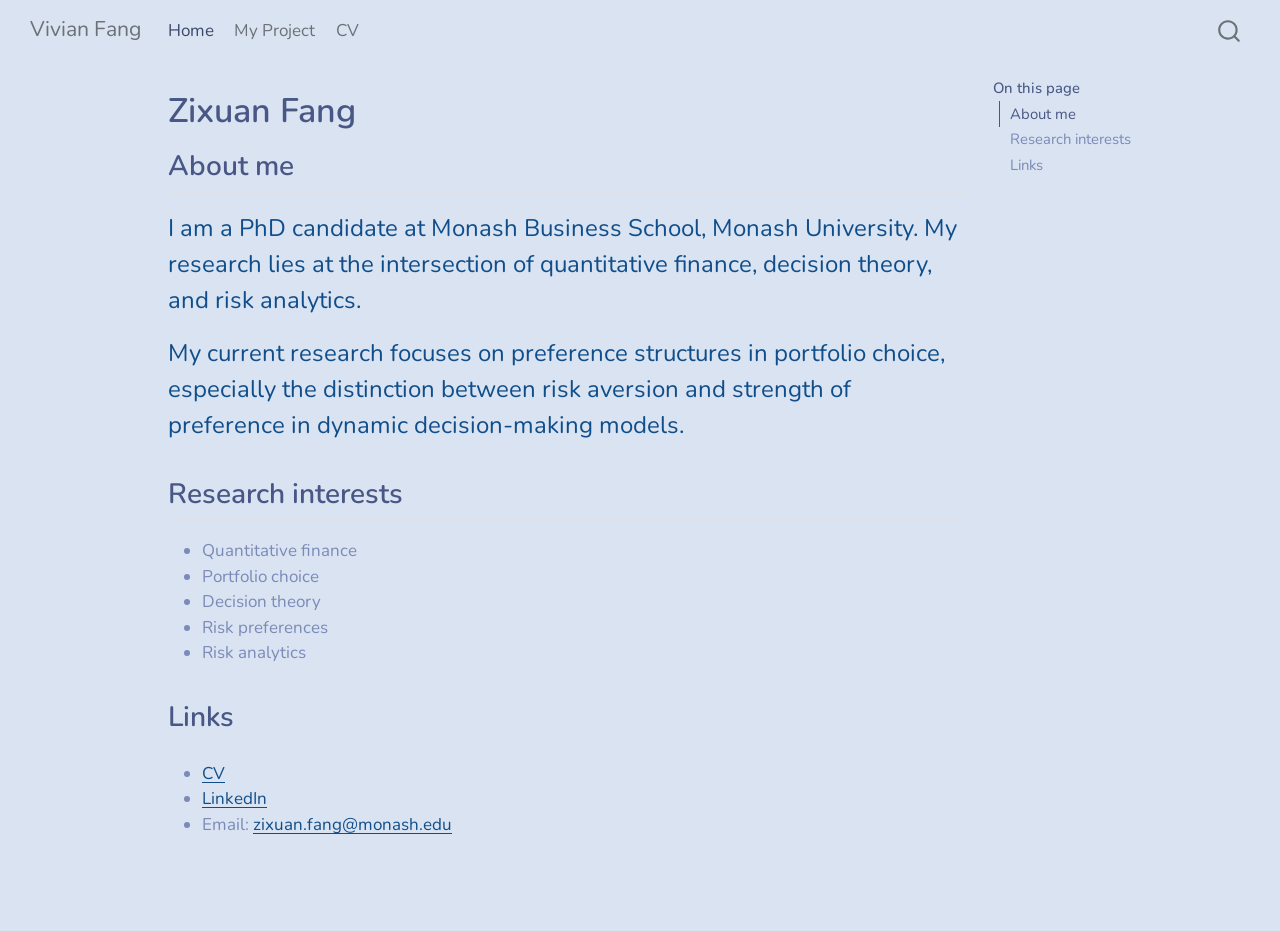
<file: index.html>
<!DOCTYPE html>
<html xmlns="http://www.w3.org/1999/xhtml" lang="en" xml:lang="en"><head>

<meta charset="utf-8">
<meta name="generator" content="quarto-1.4.555">

<meta name="viewport" content="width=device-width, initial-scale=1.0, user-scalable=yes">


<title>Vivian Fang - Zixuan Fang</title>
<style>
code{white-space: pre-wrap;}
span.smallcaps{font-variant: small-caps;}
div.columns{display: flex; gap: min(4vw, 1.5em);}
div.column{flex: auto; overflow-x: auto;}
div.hanging-indent{margin-left: 1.5em; text-indent: -1.5em;}
ul.task-list{list-style: none;}
ul.task-list li input[type="checkbox"] {
  width: 0.8em;
  margin: 0 0.8em 0.2em -1em; /* quarto-specific, see https://github.com/quarto-dev/quarto-cli/issues/4556 */ 
  vertical-align: middle;
}
</style>


<script src="site_libs/quarto-nav/quarto-nav.js"></script>
<script src="site_libs/quarto-nav/headroom.min.js"></script>
<script src="site_libs/clipboard/clipboard.min.js"></script>
<script src="site_libs/quarto-search/autocomplete.umd.js"></script>
<script src="site_libs/quarto-search/fuse.min.js"></script>
<script src="site_libs/quarto-search/quarto-search.js"></script>
<meta name="quarto:offset" content="./">
<script src="site_libs/quarto-html/quarto.js"></script>
<script src="site_libs/quarto-html/popper.min.js"></script>
<script src="site_libs/quarto-html/tippy.umd.min.js"></script>
<script src="site_libs/quarto-html/anchor.min.js"></script>
<link href="site_libs/quarto-html/tippy.css" rel="stylesheet">
<link href="site_libs/quarto-html/quarto-syntax-highlighting.css" rel="stylesheet" id="quarto-text-highlighting-styles">
<script src="site_libs/bootstrap/bootstrap.min.js"></script>
<link href="site_libs/bootstrap/bootstrap-icons.css" rel="stylesheet">
<link href="site_libs/bootstrap/bootstrap.min.css" rel="stylesheet" id="quarto-bootstrap" data-mode="light">
<script id="quarto-search-options" type="application/json">{
  "location": "navbar",
  "copy-button": false,
  "collapse-after": 3,
  "panel-placement": "end",
  "type": "overlay",
  "limit": 50,
  "keyboard-shortcut": [
    "f",
    "/",
    "s"
  ],
  "show-item-context": false,
  "language": {
    "search-no-results-text": "No results",
    "search-matching-documents-text": "matching documents",
    "search-copy-link-title": "Copy link to search",
    "search-hide-matches-text": "Hide additional matches",
    "search-more-match-text": "more match in this document",
    "search-more-matches-text": "more matches in this document",
    "search-clear-button-title": "Clear",
    "search-text-placeholder": "",
    "search-detached-cancel-button-title": "Cancel",
    "search-submit-button-title": "Submit",
    "search-label": "Search"
  }
}</script>


<link rel="stylesheet" href="styles.css">
</head>

<body class="nav-fixed">

<div id="quarto-search-results"></div>
  <header id="quarto-header" class="headroom fixed-top">
    <nav class="navbar navbar-expand-lg " data-bs-theme="dark">
      <div class="navbar-container container-fluid">
      <div class="navbar-brand-container mx-auto">
    <a class="navbar-brand" href="./index.html">
    <span class="navbar-title">Vivian Fang</span>
    </a>
  </div>
            <div id="quarto-search" class="" title="Search"></div>
          <button class="navbar-toggler" type="button" data-bs-toggle="collapse" data-bs-target="#navbarCollapse" aria-controls="navbarCollapse" aria-expanded="false" aria-label="Toggle navigation" onclick="if (window.quartoToggleHeadroom) { window.quartoToggleHeadroom(); }">
  <span class="navbar-toggler-icon"></span>
</button>
          <div class="collapse navbar-collapse" id="navbarCollapse">
            <ul class="navbar-nav navbar-nav-scroll me-auto">
  <li class="nav-item">
    <a class="nav-link active" href="./index.html" aria-current="page"> 
<span class="menu-text">Home</span></a>
  </li>  
  <li class="nav-item">
    <a class="nav-link" href="./My Project.html"> 
<span class="menu-text">My Project</span></a>
  </li>  
  <li class="nav-item">
    <a class="nav-link" href="./cv.html"> 
<span class="menu-text">CV</span></a>
  </li>  
</ul>
          </div> <!-- /navcollapse -->
          <div class="quarto-navbar-tools">
</div>
      </div> <!-- /container-fluid -->
    </nav>
</header>
<!-- content -->
<div id="quarto-content" class="quarto-container page-columns page-rows-contents page-layout-article page-navbar">
<!-- sidebar -->
<!-- margin-sidebar -->
    <div id="quarto-margin-sidebar" class="sidebar margin-sidebar">
        <nav id="TOC" role="doc-toc" class="toc-active">
    <h2 id="toc-title">On this page</h2>
   
  <ul>
  <li><a href="#about-me" id="toc-about-me" class="nav-link active" data-scroll-target="#about-me">About me</a></li>
  <li><a href="#research-interests" id="toc-research-interests" class="nav-link" data-scroll-target="#research-interests">Research interests</a></li>
  <li><a href="#links" id="toc-links" class="nav-link" data-scroll-target="#links">Links</a></li>
  </ul>
</nav>
    </div>
<!-- main -->
<main class="content" id="quarto-document-content">

<header id="title-block-header" class="quarto-title-block default">
<div class="quarto-title">
<h1 class="title">Zixuan Fang</h1>
</div>



<div class="quarto-title-meta">

    
  
    
  </div>
  


</header>


<section id="about-me" class="level2">
<h2 class="anchored" data-anchor-id="about-me">About me</h2>
<p>I am a PhD candidate at Monash Business School, Monash University. My research lies at the intersection of quantitative finance, decision theory, and risk analytics.</p>
<p>My current research focuses on preference structures in portfolio choice, especially the distinction between risk aversion and strength of preference in dynamic decision-making models.</p>
</section>
<section id="research-interests" class="level2">
<h2 class="anchored" data-anchor-id="research-interests">Research interests</h2>
<ul>
<li>Quantitative finance</li>
<li>Portfolio choice</li>
<li>Decision theory</li>
<li>Risk preferences</li>
<li>Risk analytics</li>
</ul>
</section>
<section id="links" class="level2">
<h2 class="anchored" data-anchor-id="links">Links</h2>
<ul>
<li><a href="./cv.html">CV</a></li>
<li><a href="https://www.linkedin.com/in/zixuan-fang-4b626a414/">LinkedIn</a></li>
<li>Email: <a href="mailto:zixuan.fang@monash.edu">zixuan.fang@monash.edu</a></li>
</ul>


</section>

</main> <!-- /main -->
<script id="quarto-html-after-body" type="application/javascript">
window.document.addEventListener("DOMContentLoaded", function (event) {
  const toggleBodyColorMode = (bsSheetEl) => {
    const mode = bsSheetEl.getAttribute("data-mode");
    const bodyEl = window.document.querySelector("body");
    if (mode === "dark") {
      bodyEl.classList.add("quarto-dark");
      bodyEl.classList.remove("quarto-light");
    } else {
      bodyEl.classList.add("quarto-light");
      bodyEl.classList.remove("quarto-dark");
    }
  }
  const toggleBodyColorPrimary = () => {
    const bsSheetEl = window.document.querySelector("link#quarto-bootstrap");
    if (bsSheetEl) {
      toggleBodyColorMode(bsSheetEl);
    }
  }
  toggleBodyColorPrimary();  
  const icon = "";
  const anchorJS = new window.AnchorJS();
  anchorJS.options = {
    placement: 'right',
    icon: icon
  };
  anchorJS.add('.anchored');
  const isCodeAnnotation = (el) => {
    for (const clz of el.classList) {
      if (clz.startsWith('code-annotation-')) {                     
        return true;
      }
    }
    return false;
  }
  const clipboard = new window.ClipboardJS('.code-copy-button', {
    text: function(trigger) {
      const codeEl = trigger.previousElementSibling.cloneNode(true);
      for (const childEl of codeEl.children) {
        if (isCodeAnnotation(childEl)) {
          childEl.remove();
        }
      }
      return codeEl.innerText;
    }
  });
  clipboard.on('success', function(e) {
    // button target
    const button = e.trigger;
    // don't keep focus
    button.blur();
    // flash "checked"
    button.classList.add('code-copy-button-checked');
    var currentTitle = button.getAttribute("title");
    button.setAttribute("title", "Copied!");
    let tooltip;
    if (window.bootstrap) {
      button.setAttribute("data-bs-toggle", "tooltip");
      button.setAttribute("data-bs-placement", "left");
      button.setAttribute("data-bs-title", "Copied!");
      tooltip = new bootstrap.Tooltip(button, 
        { trigger: "manual", 
          customClass: "code-copy-button-tooltip",
          offset: [0, -8]});
      tooltip.show();    
    }
    setTimeout(function() {
      if (tooltip) {
        tooltip.hide();
        button.removeAttribute("data-bs-title");
        button.removeAttribute("data-bs-toggle");
        button.removeAttribute("data-bs-placement");
      }
      button.setAttribute("title", currentTitle);
      button.classList.remove('code-copy-button-checked');
    }, 1000);
    // clear code selection
    e.clearSelection();
  });
    var localhostRegex = new RegExp(/^(?:http|https):\/\/localhost\:?[0-9]*\//);
    var mailtoRegex = new RegExp(/^mailto:/);
      var filterRegex = new RegExp("https:\/\/vivianasa\.github\.io\/");
    var isInternal = (href) => {
        return filterRegex.test(href) || localhostRegex.test(href) || mailtoRegex.test(href);
    }
    // Inspect non-navigation links and adorn them if external
 	var links = window.document.querySelectorAll('a[href]:not(.nav-link):not(.navbar-brand):not(.toc-action):not(.sidebar-link):not(.sidebar-item-toggle):not(.pagination-link):not(.no-external):not([aria-hidden]):not(.dropdown-item):not(.quarto-navigation-tool)');
    for (var i=0; i<links.length; i++) {
      const link = links[i];
      if (!isInternal(link.href)) {
        // undo the damage that might have been done by quarto-nav.js in the case of
        // links that we want to consider external
        if (link.dataset.originalHref !== undefined) {
          link.href = link.dataset.originalHref;
        }
      }
    }
  function tippyHover(el, contentFn, onTriggerFn, onUntriggerFn) {
    const config = {
      allowHTML: true,
      maxWidth: 500,
      delay: 100,
      arrow: false,
      appendTo: function(el) {
          return el.parentElement;
      },
      interactive: true,
      interactiveBorder: 10,
      theme: 'quarto',
      placement: 'bottom-start',
    };
    if (contentFn) {
      config.content = contentFn;
    }
    if (onTriggerFn) {
      config.onTrigger = onTriggerFn;
    }
    if (onUntriggerFn) {
      config.onUntrigger = onUntriggerFn;
    }
    window.tippy(el, config); 
  }
  const noterefs = window.document.querySelectorAll('a[role="doc-noteref"]');
  for (var i=0; i<noterefs.length; i++) {
    const ref = noterefs[i];
    tippyHover(ref, function() {
      // use id or data attribute instead here
      let href = ref.getAttribute('data-footnote-href') || ref.getAttribute('href');
      try { href = new URL(href).hash; } catch {}
      const id = href.replace(/^#\/?/, "");
      const note = window.document.getElementById(id);
      if (note) {
        return note.innerHTML;
      } else {
        return "";
      }
    });
  }
  const xrefs = window.document.querySelectorAll('a.quarto-xref');
  const processXRef = (id, note) => {
    // Strip column container classes
    const stripColumnClz = (el) => {
      el.classList.remove("page-full", "page-columns");
      if (el.children) {
        for (const child of el.children) {
          stripColumnClz(child);
        }
      }
    }
    stripColumnClz(note)
    if (id === null || id.startsWith('sec-')) {
      // Special case sections, only their first couple elements
      const container = document.createElement("div");
      if (note.children && note.children.length > 2) {
        container.appendChild(note.children[0].cloneNode(true));
        for (let i = 1; i < note.children.length; i++) {
          const child = note.children[i];
          if (child.tagName === "P" && child.innerText === "") {
            continue;
          } else {
            container.appendChild(child.cloneNode(true));
            break;
          }
        }
        if (window.Quarto?.typesetMath) {
          window.Quarto.typesetMath(container);
        }
        return container.innerHTML
      } else {
        if (window.Quarto?.typesetMath) {
          window.Quarto.typesetMath(note);
        }
        return note.innerHTML;
      }
    } else {
      // Remove any anchor links if they are present
      const anchorLink = note.querySelector('a.anchorjs-link');
      if (anchorLink) {
        anchorLink.remove();
      }
      if (window.Quarto?.typesetMath) {
        window.Quarto.typesetMath(note);
      }
      // TODO in 1.5, we should make sure this works without a callout special case
      if (note.classList.contains("callout")) {
        return note.outerHTML;
      } else {
        return note.innerHTML;
      }
    }
  }
  for (var i=0; i<xrefs.length; i++) {
    const xref = xrefs[i];
    tippyHover(xref, undefined, function(instance) {
      instance.disable();
      let url = xref.getAttribute('href');
      let hash = undefined; 
      if (url.startsWith('#')) {
        hash = url;
      } else {
        try { hash = new URL(url).hash; } catch {}
      }
      if (hash) {
        const id = hash.replace(/^#\/?/, "");
        const note = window.document.getElementById(id);
        if (note !== null) {
          try {
            const html = processXRef(id, note.cloneNode(true));
            instance.setContent(html);
          } finally {
            instance.enable();
            instance.show();
          }
        } else {
          // See if we can fetch this
          fetch(url.split('#')[0])
          .then(res => res.text())
          .then(html => {
            const parser = new DOMParser();
            const htmlDoc = parser.parseFromString(html, "text/html");
            const note = htmlDoc.getElementById(id);
            if (note !== null) {
              const html = processXRef(id, note);
              instance.setContent(html);
            } 
          }).finally(() => {
            instance.enable();
            instance.show();
          });
        }
      } else {
        // See if we can fetch a full url (with no hash to target)
        // This is a special case and we should probably do some content thinning / targeting
        fetch(url)
        .then(res => res.text())
        .then(html => {
          const parser = new DOMParser();
          const htmlDoc = parser.parseFromString(html, "text/html");
          const note = htmlDoc.querySelector('main.content');
          if (note !== null) {
            // This should only happen for chapter cross references
            // (since there is no id in the URL)
            // remove the first header
            if (note.children.length > 0 && note.children[0].tagName === "HEADER") {
              note.children[0].remove();
            }
            const html = processXRef(null, note);
            instance.setContent(html);
          } 
        }).finally(() => {
          instance.enable();
          instance.show();
        });
      }
    }, function(instance) {
    });
  }
      let selectedAnnoteEl;
      const selectorForAnnotation = ( cell, annotation) => {
        let cellAttr = 'data-code-cell="' + cell + '"';
        let lineAttr = 'data-code-annotation="' +  annotation + '"';
        const selector = 'span[' + cellAttr + '][' + lineAttr + ']';
        return selector;
      }
      const selectCodeLines = (annoteEl) => {
        const doc = window.document;
        const targetCell = annoteEl.getAttribute("data-target-cell");
        const targetAnnotation = annoteEl.getAttribute("data-target-annotation");
        const annoteSpan = window.document.querySelector(selectorForAnnotation(targetCell, targetAnnotation));
        const lines = annoteSpan.getAttribute("data-code-lines").split(",");
        const lineIds = lines.map((line) => {
          return targetCell + "-" + line;
        })
        let top = null;
        let height = null;
        let parent = null;
        if (lineIds.length > 0) {
            //compute the position of the single el (top and bottom and make a div)
            const el = window.document.getElementById(lineIds[0]);
            top = el.offsetTop;
            height = el.offsetHeight;
            parent = el.parentElement.parentElement;
          if (lineIds.length > 1) {
            const lastEl = window.document.getElementById(lineIds[lineIds.length - 1]);
            const bottom = lastEl.offsetTop + lastEl.offsetHeight;
            height = bottom - top;
          }
          if (top !== null && height !== null && parent !== null) {
            // cook up a div (if necessary) and position it 
            let div = window.document.getElementById("code-annotation-line-highlight");
            if (div === null) {
              div = window.document.createElement("div");
              div.setAttribute("id", "code-annotation-line-highlight");
              div.style.position = 'absolute';
              parent.appendChild(div);
            }
            div.style.top = top - 2 + "px";
            div.style.height = height + 4 + "px";
            div.style.left = 0;
            let gutterDiv = window.document.getElementById("code-annotation-line-highlight-gutter");
            if (gutterDiv === null) {
              gutterDiv = window.document.createElement("div");
              gutterDiv.setAttribute("id", "code-annotation-line-highlight-gutter");
              gutterDiv.style.position = 'absolute';
              const codeCell = window.document.getElementById(targetCell);
              const gutter = codeCell.querySelector('.code-annotation-gutter');
              gutter.appendChild(gutterDiv);
            }
            gutterDiv.style.top = top - 2 + "px";
            gutterDiv.style.height = height + 4 + "px";
          }
          selectedAnnoteEl = annoteEl;
        }
      };
      const unselectCodeLines = () => {
        const elementsIds = ["code-annotation-line-highlight", "code-annotation-line-highlight-gutter"];
        elementsIds.forEach((elId) => {
          const div = window.document.getElementById(elId);
          if (div) {
            div.remove();
          }
        });
        selectedAnnoteEl = undefined;
      };
        // Handle positioning of the toggle
    window.addEventListener(
      "resize",
      throttle(() => {
        elRect = undefined;
        if (selectedAnnoteEl) {
          selectCodeLines(selectedAnnoteEl);
        }
      }, 10)
    );
    function throttle(fn, ms) {
    let throttle = false;
    let timer;
      return (...args) => {
        if(!throttle) { // first call gets through
            fn.apply(this, args);
            throttle = true;
        } else { // all the others get throttled
            if(timer) clearTimeout(timer); // cancel #2
            timer = setTimeout(() => {
              fn.apply(this, args);
              timer = throttle = false;
            }, ms);
        }
      };
    }
      // Attach click handler to the DT
      const annoteDls = window.document.querySelectorAll('dt[data-target-cell]');
      for (const annoteDlNode of annoteDls) {
        annoteDlNode.addEventListener('click', (event) => {
          const clickedEl = event.target;
          if (clickedEl !== selectedAnnoteEl) {
            unselectCodeLines();
            const activeEl = window.document.querySelector('dt[data-target-cell].code-annotation-active');
            if (activeEl) {
              activeEl.classList.remove('code-annotation-active');
            }
            selectCodeLines(clickedEl);
            clickedEl.classList.add('code-annotation-active');
          } else {
            // Unselect the line
            unselectCodeLines();
            clickedEl.classList.remove('code-annotation-active');
          }
        });
      }
  const findCites = (el) => {
    const parentEl = el.parentElement;
    if (parentEl) {
      const cites = parentEl.dataset.cites;
      if (cites) {
        return {
          el,
          cites: cites.split(' ')
        };
      } else {
        return findCites(el.parentElement)
      }
    } else {
      return undefined;
    }
  };
  var bibliorefs = window.document.querySelectorAll('a[role="doc-biblioref"]');
  for (var i=0; i<bibliorefs.length; i++) {
    const ref = bibliorefs[i];
    const citeInfo = findCites(ref);
    if (citeInfo) {
      tippyHover(citeInfo.el, function() {
        var popup = window.document.createElement('div');
        citeInfo.cites.forEach(function(cite) {
          var citeDiv = window.document.createElement('div');
          citeDiv.classList.add('hanging-indent');
          citeDiv.classList.add('csl-entry');
          var biblioDiv = window.document.getElementById('ref-' + cite);
          if (biblioDiv) {
            citeDiv.innerHTML = biblioDiv.innerHTML;
          }
          popup.appendChild(citeDiv);
        });
        return popup.innerHTML;
      });
    }
  }
});
</script>
</div> <!-- /content -->




</body></html>
</file>
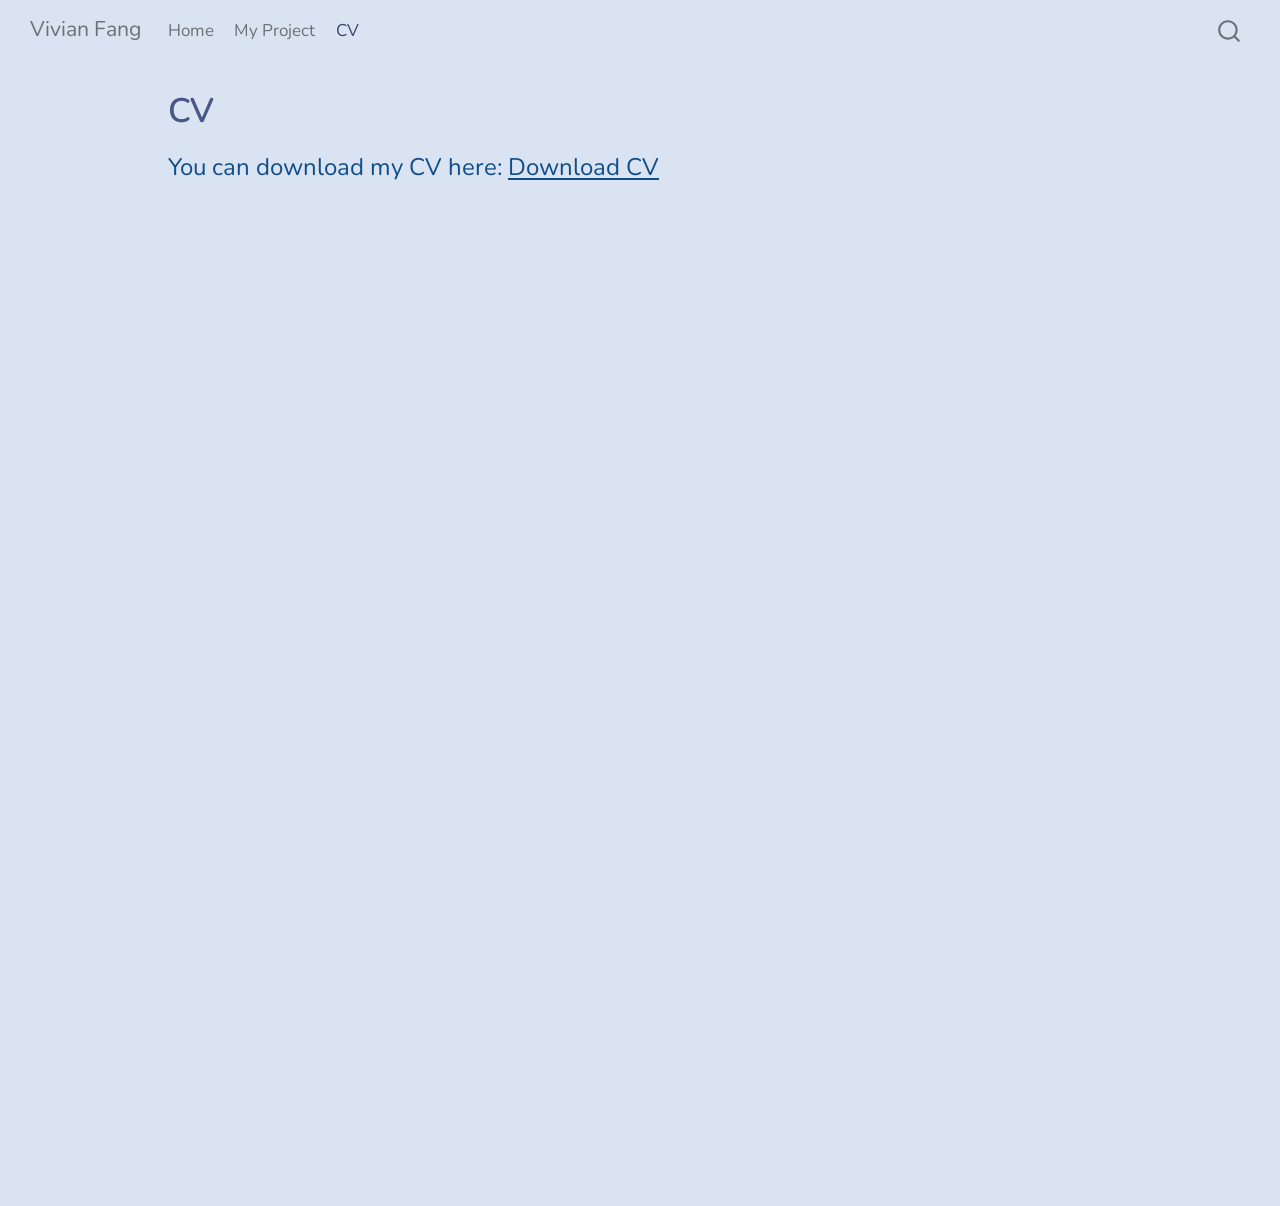
<file: cv.html>
<!DOCTYPE html>
<html xmlns="http://www.w3.org/1999/xhtml" lang="en" xml:lang="en"><head>

<meta charset="utf-8">
<meta name="generator" content="quarto-1.4.555">

<meta name="viewport" content="width=device-width, initial-scale=1.0, user-scalable=yes">


<title>Vivian Fang - CV</title>
<style>
code{white-space: pre-wrap;}
span.smallcaps{font-variant: small-caps;}
div.columns{display: flex; gap: min(4vw, 1.5em);}
div.column{flex: auto; overflow-x: auto;}
div.hanging-indent{margin-left: 1.5em; text-indent: -1.5em;}
ul.task-list{list-style: none;}
ul.task-list li input[type="checkbox"] {
  width: 0.8em;
  margin: 0 0.8em 0.2em -1em; /* quarto-specific, see https://github.com/quarto-dev/quarto-cli/issues/4556 */ 
  vertical-align: middle;
}
</style>


<script src="site_libs/quarto-nav/quarto-nav.js"></script>
<script src="site_libs/quarto-nav/headroom.min.js"></script>
<script src="site_libs/clipboard/clipboard.min.js"></script>
<script src="site_libs/quarto-search/autocomplete.umd.js"></script>
<script src="site_libs/quarto-search/fuse.min.js"></script>
<script src="site_libs/quarto-search/quarto-search.js"></script>
<meta name="quarto:offset" content="./">
<script src="site_libs/quarto-html/quarto.js"></script>
<script src="site_libs/quarto-html/popper.min.js"></script>
<script src="site_libs/quarto-html/tippy.umd.min.js"></script>
<script src="site_libs/quarto-html/anchor.min.js"></script>
<link href="site_libs/quarto-html/tippy.css" rel="stylesheet">
<link href="site_libs/quarto-html/quarto-syntax-highlighting.css" rel="stylesheet" id="quarto-text-highlighting-styles">
<script src="site_libs/bootstrap/bootstrap.min.js"></script>
<link href="site_libs/bootstrap/bootstrap-icons.css" rel="stylesheet">
<link href="site_libs/bootstrap/bootstrap.min.css" rel="stylesheet" id="quarto-bootstrap" data-mode="light">
<script id="quarto-search-options" type="application/json">{
  "location": "navbar",
  "copy-button": false,
  "collapse-after": 3,
  "panel-placement": "end",
  "type": "overlay",
  "limit": 50,
  "keyboard-shortcut": [
    "f",
    "/",
    "s"
  ],
  "show-item-context": false,
  "language": {
    "search-no-results-text": "No results",
    "search-matching-documents-text": "matching documents",
    "search-copy-link-title": "Copy link to search",
    "search-hide-matches-text": "Hide additional matches",
    "search-more-match-text": "more match in this document",
    "search-more-matches-text": "more matches in this document",
    "search-clear-button-title": "Clear",
    "search-text-placeholder": "",
    "search-detached-cancel-button-title": "Cancel",
    "search-submit-button-title": "Submit",
    "search-label": "Search"
  }
}</script>


<link rel="stylesheet" href="styles.css">
</head>

<body class="nav-fixed">

<div id="quarto-search-results"></div>
  <header id="quarto-header" class="headroom fixed-top">
    <nav class="navbar navbar-expand-lg " data-bs-theme="dark">
      <div class="navbar-container container-fluid">
      <div class="navbar-brand-container mx-auto">
    <a class="navbar-brand" href="./index.html">
    <span class="navbar-title">Vivian Fang</span>
    </a>
  </div>
            <div id="quarto-search" class="" title="Search"></div>
          <button class="navbar-toggler" type="button" data-bs-toggle="collapse" data-bs-target="#navbarCollapse" aria-controls="navbarCollapse" aria-expanded="false" aria-label="Toggle navigation" onclick="if (window.quartoToggleHeadroom) { window.quartoToggleHeadroom(); }">
  <span class="navbar-toggler-icon"></span>
</button>
          <div class="collapse navbar-collapse" id="navbarCollapse">
            <ul class="navbar-nav navbar-nav-scroll me-auto">
  <li class="nav-item">
    <a class="nav-link" href="./index.html"> 
<span class="menu-text">Home</span></a>
  </li>  
  <li class="nav-item">
    <a class="nav-link" href="./My Project.html"> 
<span class="menu-text">My Project</span></a>
  </li>  
  <li class="nav-item">
    <a class="nav-link active" href="./cv.html" aria-current="page"> 
<span class="menu-text">CV</span></a>
  </li>  
</ul>
          </div> <!-- /navcollapse -->
          <div class="quarto-navbar-tools">
</div>
      </div> <!-- /container-fluid -->
    </nav>
</header>
<!-- content -->
<div id="quarto-content" class="quarto-container page-columns page-rows-contents page-layout-article page-navbar">
<!-- sidebar -->
<!-- margin-sidebar -->
    <div id="quarto-margin-sidebar" class="sidebar margin-sidebar">
        
    </div>
<!-- main -->
<main class="content" id="quarto-document-content">

<header id="title-block-header" class="quarto-title-block default">
<div class="quarto-title">
<h1 class="title">CV</h1>
</div>



<div class="quarto-title-meta">

    
  
    
  </div>
  


</header>


<p>You can download my CV here: <a href="cv/Zixuan_Fang_CV.pdf">Download CV</a></p>
<p><br></p>
<iframe src="cv/Zixuan_Fang_CV.pdf" width="100%" height="850px">
</iframe>



</main> <!-- /main -->
<script id="quarto-html-after-body" type="application/javascript">
window.document.addEventListener("DOMContentLoaded", function (event) {
  const toggleBodyColorMode = (bsSheetEl) => {
    const mode = bsSheetEl.getAttribute("data-mode");
    const bodyEl = window.document.querySelector("body");
    if (mode === "dark") {
      bodyEl.classList.add("quarto-dark");
      bodyEl.classList.remove("quarto-light");
    } else {
      bodyEl.classList.add("quarto-light");
      bodyEl.classList.remove("quarto-dark");
    }
  }
  const toggleBodyColorPrimary = () => {
    const bsSheetEl = window.document.querySelector("link#quarto-bootstrap");
    if (bsSheetEl) {
      toggleBodyColorMode(bsSheetEl);
    }
  }
  toggleBodyColorPrimary();  
  const icon = "";
  const anchorJS = new window.AnchorJS();
  anchorJS.options = {
    placement: 'right',
    icon: icon
  };
  anchorJS.add('.anchored');
  const isCodeAnnotation = (el) => {
    for (const clz of el.classList) {
      if (clz.startsWith('code-annotation-')) {                     
        return true;
      }
    }
    return false;
  }
  const clipboard = new window.ClipboardJS('.code-copy-button', {
    text: function(trigger) {
      const codeEl = trigger.previousElementSibling.cloneNode(true);
      for (const childEl of codeEl.children) {
        if (isCodeAnnotation(childEl)) {
          childEl.remove();
        }
      }
      return codeEl.innerText;
    }
  });
  clipboard.on('success', function(e) {
    // button target
    const button = e.trigger;
    // don't keep focus
    button.blur();
    // flash "checked"
    button.classList.add('code-copy-button-checked');
    var currentTitle = button.getAttribute("title");
    button.setAttribute("title", "Copied!");
    let tooltip;
    if (window.bootstrap) {
      button.setAttribute("data-bs-toggle", "tooltip");
      button.setAttribute("data-bs-placement", "left");
      button.setAttribute("data-bs-title", "Copied!");
      tooltip = new bootstrap.Tooltip(button, 
        { trigger: "manual", 
          customClass: "code-copy-button-tooltip",
          offset: [0, -8]});
      tooltip.show();    
    }
    setTimeout(function() {
      if (tooltip) {
        tooltip.hide();
        button.removeAttribute("data-bs-title");
        button.removeAttribute("data-bs-toggle");
        button.removeAttribute("data-bs-placement");
      }
      button.setAttribute("title", currentTitle);
      button.classList.remove('code-copy-button-checked');
    }, 1000);
    // clear code selection
    e.clearSelection();
  });
    var localhostRegex = new RegExp(/^(?:http|https):\/\/localhost\:?[0-9]*\//);
    var mailtoRegex = new RegExp(/^mailto:/);
      var filterRegex = new RegExp("https:\/\/vivianasa\.github\.io\/");
    var isInternal = (href) => {
        return filterRegex.test(href) || localhostRegex.test(href) || mailtoRegex.test(href);
    }
    // Inspect non-navigation links and adorn them if external
 	var links = window.document.querySelectorAll('a[href]:not(.nav-link):not(.navbar-brand):not(.toc-action):not(.sidebar-link):not(.sidebar-item-toggle):not(.pagination-link):not(.no-external):not([aria-hidden]):not(.dropdown-item):not(.quarto-navigation-tool)');
    for (var i=0; i<links.length; i++) {
      const link = links[i];
      if (!isInternal(link.href)) {
        // undo the damage that might have been done by quarto-nav.js in the case of
        // links that we want to consider external
        if (link.dataset.originalHref !== undefined) {
          link.href = link.dataset.originalHref;
        }
      }
    }
  function tippyHover(el, contentFn, onTriggerFn, onUntriggerFn) {
    const config = {
      allowHTML: true,
      maxWidth: 500,
      delay: 100,
      arrow: false,
      appendTo: function(el) {
          return el.parentElement;
      },
      interactive: true,
      interactiveBorder: 10,
      theme: 'quarto',
      placement: 'bottom-start',
    };
    if (contentFn) {
      config.content = contentFn;
    }
    if (onTriggerFn) {
      config.onTrigger = onTriggerFn;
    }
    if (onUntriggerFn) {
      config.onUntrigger = onUntriggerFn;
    }
    window.tippy(el, config); 
  }
  const noterefs = window.document.querySelectorAll('a[role="doc-noteref"]');
  for (var i=0; i<noterefs.length; i++) {
    const ref = noterefs[i];
    tippyHover(ref, function() {
      // use id or data attribute instead here
      let href = ref.getAttribute('data-footnote-href') || ref.getAttribute('href');
      try { href = new URL(href).hash; } catch {}
      const id = href.replace(/^#\/?/, "");
      const note = window.document.getElementById(id);
      if (note) {
        return note.innerHTML;
      } else {
        return "";
      }
    });
  }
  const xrefs = window.document.querySelectorAll('a.quarto-xref');
  const processXRef = (id, note) => {
    // Strip column container classes
    const stripColumnClz = (el) => {
      el.classList.remove("page-full", "page-columns");
      if (el.children) {
        for (const child of el.children) {
          stripColumnClz(child);
        }
      }
    }
    stripColumnClz(note)
    if (id === null || id.startsWith('sec-')) {
      // Special case sections, only their first couple elements
      const container = document.createElement("div");
      if (note.children && note.children.length > 2) {
        container.appendChild(note.children[0].cloneNode(true));
        for (let i = 1; i < note.children.length; i++) {
          const child = note.children[i];
          if (child.tagName === "P" && child.innerText === "") {
            continue;
          } else {
            container.appendChild(child.cloneNode(true));
            break;
          }
        }
        if (window.Quarto?.typesetMath) {
          window.Quarto.typesetMath(container);
        }
        return container.innerHTML
      } else {
        if (window.Quarto?.typesetMath) {
          window.Quarto.typesetMath(note);
        }
        return note.innerHTML;
      }
    } else {
      // Remove any anchor links if they are present
      const anchorLink = note.querySelector('a.anchorjs-link');
      if (anchorLink) {
        anchorLink.remove();
      }
      if (window.Quarto?.typesetMath) {
        window.Quarto.typesetMath(note);
      }
      // TODO in 1.5, we should make sure this works without a callout special case
      if (note.classList.contains("callout")) {
        return note.outerHTML;
      } else {
        return note.innerHTML;
      }
    }
  }
  for (var i=0; i<xrefs.length; i++) {
    const xref = xrefs[i];
    tippyHover(xref, undefined, function(instance) {
      instance.disable();
      let url = xref.getAttribute('href');
      let hash = undefined; 
      if (url.startsWith('#')) {
        hash = url;
      } else {
        try { hash = new URL(url).hash; } catch {}
      }
      if (hash) {
        const id = hash.replace(/^#\/?/, "");
        const note = window.document.getElementById(id);
        if (note !== null) {
          try {
            const html = processXRef(id, note.cloneNode(true));
            instance.setContent(html);
          } finally {
            instance.enable();
            instance.show();
          }
        } else {
          // See if we can fetch this
          fetch(url.split('#')[0])
          .then(res => res.text())
          .then(html => {
            const parser = new DOMParser();
            const htmlDoc = parser.parseFromString(html, "text/html");
            const note = htmlDoc.getElementById(id);
            if (note !== null) {
              const html = processXRef(id, note);
              instance.setContent(html);
            } 
          }).finally(() => {
            instance.enable();
            instance.show();
          });
        }
      } else {
        // See if we can fetch a full url (with no hash to target)
        // This is a special case and we should probably do some content thinning / targeting
        fetch(url)
        .then(res => res.text())
        .then(html => {
          const parser = new DOMParser();
          const htmlDoc = parser.parseFromString(html, "text/html");
          const note = htmlDoc.querySelector('main.content');
          if (note !== null) {
            // This should only happen for chapter cross references
            // (since there is no id in the URL)
            // remove the first header
            if (note.children.length > 0 && note.children[0].tagName === "HEADER") {
              note.children[0].remove();
            }
            const html = processXRef(null, note);
            instance.setContent(html);
          } 
        }).finally(() => {
          instance.enable();
          instance.show();
        });
      }
    }, function(instance) {
    });
  }
      let selectedAnnoteEl;
      const selectorForAnnotation = ( cell, annotation) => {
        let cellAttr = 'data-code-cell="' + cell + '"';
        let lineAttr = 'data-code-annotation="' +  annotation + '"';
        const selector = 'span[' + cellAttr + '][' + lineAttr + ']';
        return selector;
      }
      const selectCodeLines = (annoteEl) => {
        const doc = window.document;
        const targetCell = annoteEl.getAttribute("data-target-cell");
        const targetAnnotation = annoteEl.getAttribute("data-target-annotation");
        const annoteSpan = window.document.querySelector(selectorForAnnotation(targetCell, targetAnnotation));
        const lines = annoteSpan.getAttribute("data-code-lines").split(",");
        const lineIds = lines.map((line) => {
          return targetCell + "-" + line;
        })
        let top = null;
        let height = null;
        let parent = null;
        if (lineIds.length > 0) {
            //compute the position of the single el (top and bottom and make a div)
            const el = window.document.getElementById(lineIds[0]);
            top = el.offsetTop;
            height = el.offsetHeight;
            parent = el.parentElement.parentElement;
          if (lineIds.length > 1) {
            const lastEl = window.document.getElementById(lineIds[lineIds.length - 1]);
            const bottom = lastEl.offsetTop + lastEl.offsetHeight;
            height = bottom - top;
          }
          if (top !== null && height !== null && parent !== null) {
            // cook up a div (if necessary) and position it 
            let div = window.document.getElementById("code-annotation-line-highlight");
            if (div === null) {
              div = window.document.createElement("div");
              div.setAttribute("id", "code-annotation-line-highlight");
              div.style.position = 'absolute';
              parent.appendChild(div);
            }
            div.style.top = top - 2 + "px";
            div.style.height = height + 4 + "px";
            div.style.left = 0;
            let gutterDiv = window.document.getElementById("code-annotation-line-highlight-gutter");
            if (gutterDiv === null) {
              gutterDiv = window.document.createElement("div");
              gutterDiv.setAttribute("id", "code-annotation-line-highlight-gutter");
              gutterDiv.style.position = 'absolute';
              const codeCell = window.document.getElementById(targetCell);
              const gutter = codeCell.querySelector('.code-annotation-gutter');
              gutter.appendChild(gutterDiv);
            }
            gutterDiv.style.top = top - 2 + "px";
            gutterDiv.style.height = height + 4 + "px";
          }
          selectedAnnoteEl = annoteEl;
        }
      };
      const unselectCodeLines = () => {
        const elementsIds = ["code-annotation-line-highlight", "code-annotation-line-highlight-gutter"];
        elementsIds.forEach((elId) => {
          const div = window.document.getElementById(elId);
          if (div) {
            div.remove();
          }
        });
        selectedAnnoteEl = undefined;
      };
        // Handle positioning of the toggle
    window.addEventListener(
      "resize",
      throttle(() => {
        elRect = undefined;
        if (selectedAnnoteEl) {
          selectCodeLines(selectedAnnoteEl);
        }
      }, 10)
    );
    function throttle(fn, ms) {
    let throttle = false;
    let timer;
      return (...args) => {
        if(!throttle) { // first call gets through
            fn.apply(this, args);
            throttle = true;
        } else { // all the others get throttled
            if(timer) clearTimeout(timer); // cancel #2
            timer = setTimeout(() => {
              fn.apply(this, args);
              timer = throttle = false;
            }, ms);
        }
      };
    }
      // Attach click handler to the DT
      const annoteDls = window.document.querySelectorAll('dt[data-target-cell]');
      for (const annoteDlNode of annoteDls) {
        annoteDlNode.addEventListener('click', (event) => {
          const clickedEl = event.target;
          if (clickedEl !== selectedAnnoteEl) {
            unselectCodeLines();
            const activeEl = window.document.querySelector('dt[data-target-cell].code-annotation-active');
            if (activeEl) {
              activeEl.classList.remove('code-annotation-active');
            }
            selectCodeLines(clickedEl);
            clickedEl.classList.add('code-annotation-active');
          } else {
            // Unselect the line
            unselectCodeLines();
            clickedEl.classList.remove('code-annotation-active');
          }
        });
      }
  const findCites = (el) => {
    const parentEl = el.parentElement;
    if (parentEl) {
      const cites = parentEl.dataset.cites;
      if (cites) {
        return {
          el,
          cites: cites.split(' ')
        };
      } else {
        return findCites(el.parentElement)
      }
    } else {
      return undefined;
    }
  };
  var bibliorefs = window.document.querySelectorAll('a[role="doc-biblioref"]');
  for (var i=0; i<bibliorefs.length; i++) {
    const ref = bibliorefs[i];
    const citeInfo = findCites(ref);
    if (citeInfo) {
      tippyHover(citeInfo.el, function() {
        var popup = window.document.createElement('div');
        citeInfo.cites.forEach(function(cite) {
          var citeDiv = window.document.createElement('div');
          citeDiv.classList.add('hanging-indent');
          citeDiv.classList.add('csl-entry');
          var biblioDiv = window.document.getElementById('ref-' + cite);
          if (biblioDiv) {
            citeDiv.innerHTML = biblioDiv.innerHTML;
          }
          popup.appendChild(citeDiv);
        });
        return popup.innerHTML;
      });
    }
  }
});
</script>
</div> <!-- /content -->




</body></html>
</file>
<file: site_libs/quarto-html/tippy.css>
.tippy-box[data-animation=fade][data-state=hidden]{opacity:0}[data-tippy-root]{max-width:calc(100vw - 10px)}.tippy-box{position:relative;background-color:#333;color:#fff;border-radius:4px;font-size:14px;line-height:1.4;white-space:normal;outline:0;transition-property:transform,visibility,opacity}.tippy-box[data-placement^=top]>.tippy-arrow{bottom:0}.tippy-box[data-placement^=top]>.tippy-arrow:before{bottom:-7px;left:0;border-width:8px 8px 0;border-top-color:initial;transform-origin:center top}.tippy-box[data-placement^=bottom]>.tippy-arrow{top:0}.tippy-box[data-placement^=bottom]>.tippy-arrow:before{top:-7px;left:0;border-width:0 8px 8px;border-bottom-color:initial;transform-origin:center bottom}.tippy-box[data-placement^=left]>.tippy-arrow{right:0}.tippy-box[data-placement^=left]>.tippy-arrow:before{border-width:8px 0 8px 8px;border-left-color:initial;right:-7px;transform-origin:center left}.tippy-box[data-placement^=right]>.tippy-arrow{left:0}.tippy-box[data-placement^=right]>.tippy-arrow:before{left:-7px;border-width:8px 8px 8px 0;border-right-color:initial;transform-origin:center right}.tippy-box[data-inertia][data-state=visible]{transition-timing-function:cubic-bezier(.54,1.5,.38,1.11)}.tippy-arrow{width:16px;height:16px;color:#333}.tippy-arrow:before{content:"";position:absolute;border-color:transparent;border-style:solid}.tippy-content{position:relative;padding:5px 9px;z-index:1}
</file>
<file: site_libs/quarto-html/quarto-syntax-highlighting.css>
/* quarto syntax highlight colors */
:root {
  --quarto-hl-ot-color: #003B4F;
  --quarto-hl-at-color: #657422;
  --quarto-hl-ss-color: #20794D;
  --quarto-hl-an-color: #5E5E5E;
  --quarto-hl-fu-color: #4758AB;
  --quarto-hl-st-color: #20794D;
  --quarto-hl-cf-color: #003B4F;
  --quarto-hl-op-color: #5E5E5E;
  --quarto-hl-er-color: #AD0000;
  --quarto-hl-bn-color: #AD0000;
  --quarto-hl-al-color: #AD0000;
  --quarto-hl-va-color: #111111;
  --quarto-hl-bu-color: inherit;
  --quarto-hl-ex-color: inherit;
  --quarto-hl-pp-color: #AD0000;
  --quarto-hl-in-color: #5E5E5E;
  --quarto-hl-vs-color: #20794D;
  --quarto-hl-wa-color: #5E5E5E;
  --quarto-hl-do-color: #5E5E5E;
  --quarto-hl-im-color: #00769E;
  --quarto-hl-ch-color: #20794D;
  --quarto-hl-dt-color: #AD0000;
  --quarto-hl-fl-color: #AD0000;
  --quarto-hl-co-color: #5E5E5E;
  --quarto-hl-cv-color: #5E5E5E;
  --quarto-hl-cn-color: #8f5902;
  --quarto-hl-sc-color: #5E5E5E;
  --quarto-hl-dv-color: #AD0000;
  --quarto-hl-kw-color: #003B4F;
}

/* other quarto variables */
:root {
  --quarto-font-monospace: SFMono-Regular, Menlo, Monaco, Consolas, "Liberation Mono", "Courier New", monospace;
}

pre > code.sourceCode > span {
  color: #003B4F;
}

code span {
  color: #003B4F;
}

code.sourceCode > span {
  color: #003B4F;
}

div.sourceCode,
div.sourceCode pre.sourceCode {
  color: #003B4F;
}

code span.ot {
  color: #003B4F;
  font-style: inherit;
}

code span.at {
  color: #657422;
  font-style: inherit;
}

code span.ss {
  color: #20794D;
  font-style: inherit;
}

code span.an {
  color: #5E5E5E;
  font-style: inherit;
}

code span.fu {
  color: #4758AB;
  font-style: inherit;
}

code span.st {
  color: #20794D;
  font-style: inherit;
}

code span.cf {
  color: #003B4F;
  font-style: inherit;
}

code span.op {
  color: #5E5E5E;
  font-style: inherit;
}

code span.er {
  color: #AD0000;
  font-style: inherit;
}

code span.bn {
  color: #AD0000;
  font-style: inherit;
}

code span.al {
  color: #AD0000;
  font-style: inherit;
}

code span.va {
  color: #111111;
  font-style: inherit;
}

code span.bu {
  font-style: inherit;
}

code span.ex {
  font-style: inherit;
}

code span.pp {
  color: #AD0000;
  font-style: inherit;
}

code span.in {
  color: #5E5E5E;
  font-style: inherit;
}

code span.vs {
  color: #20794D;
  font-style: inherit;
}

code span.wa {
  color: #5E5E5E;
  font-style: italic;
}

code span.do {
  color: #5E5E5E;
  font-style: italic;
}

code span.im {
  color: #00769E;
  font-style: inherit;
}

code span.ch {
  color: #20794D;
  font-style: inherit;
}

code span.dt {
  color: #AD0000;
  font-style: inherit;
}

code span.fl {
  color: #AD0000;
  font-style: inherit;
}

code span.co {
  color: #5E5E5E;
  font-style: inherit;
}

code span.cv {
  color: #5E5E5E;
  font-style: italic;
}

code span.cn {
  color: #8f5902;
  font-style: inherit;
}

code span.sc {
  color: #5E5E5E;
  font-style: inherit;
}

code span.dv {
  color: #AD0000;
  font-style: inherit;
}

code span.kw {
  color: #003B4F;
  font-style: inherit;
}

.prevent-inlining {
  content: "</";
}

/*# sourceMappingURL=debc5d5d77c3f9108843748ff7464032.css.map */
</file>
<file: styles.css>
/* css styles */

p {
  font-size: 24px;
  Color: #104E8B;
}

a {
  Color: #104E8B;
}

img {
  margin-top: 80px;
}
</file>
